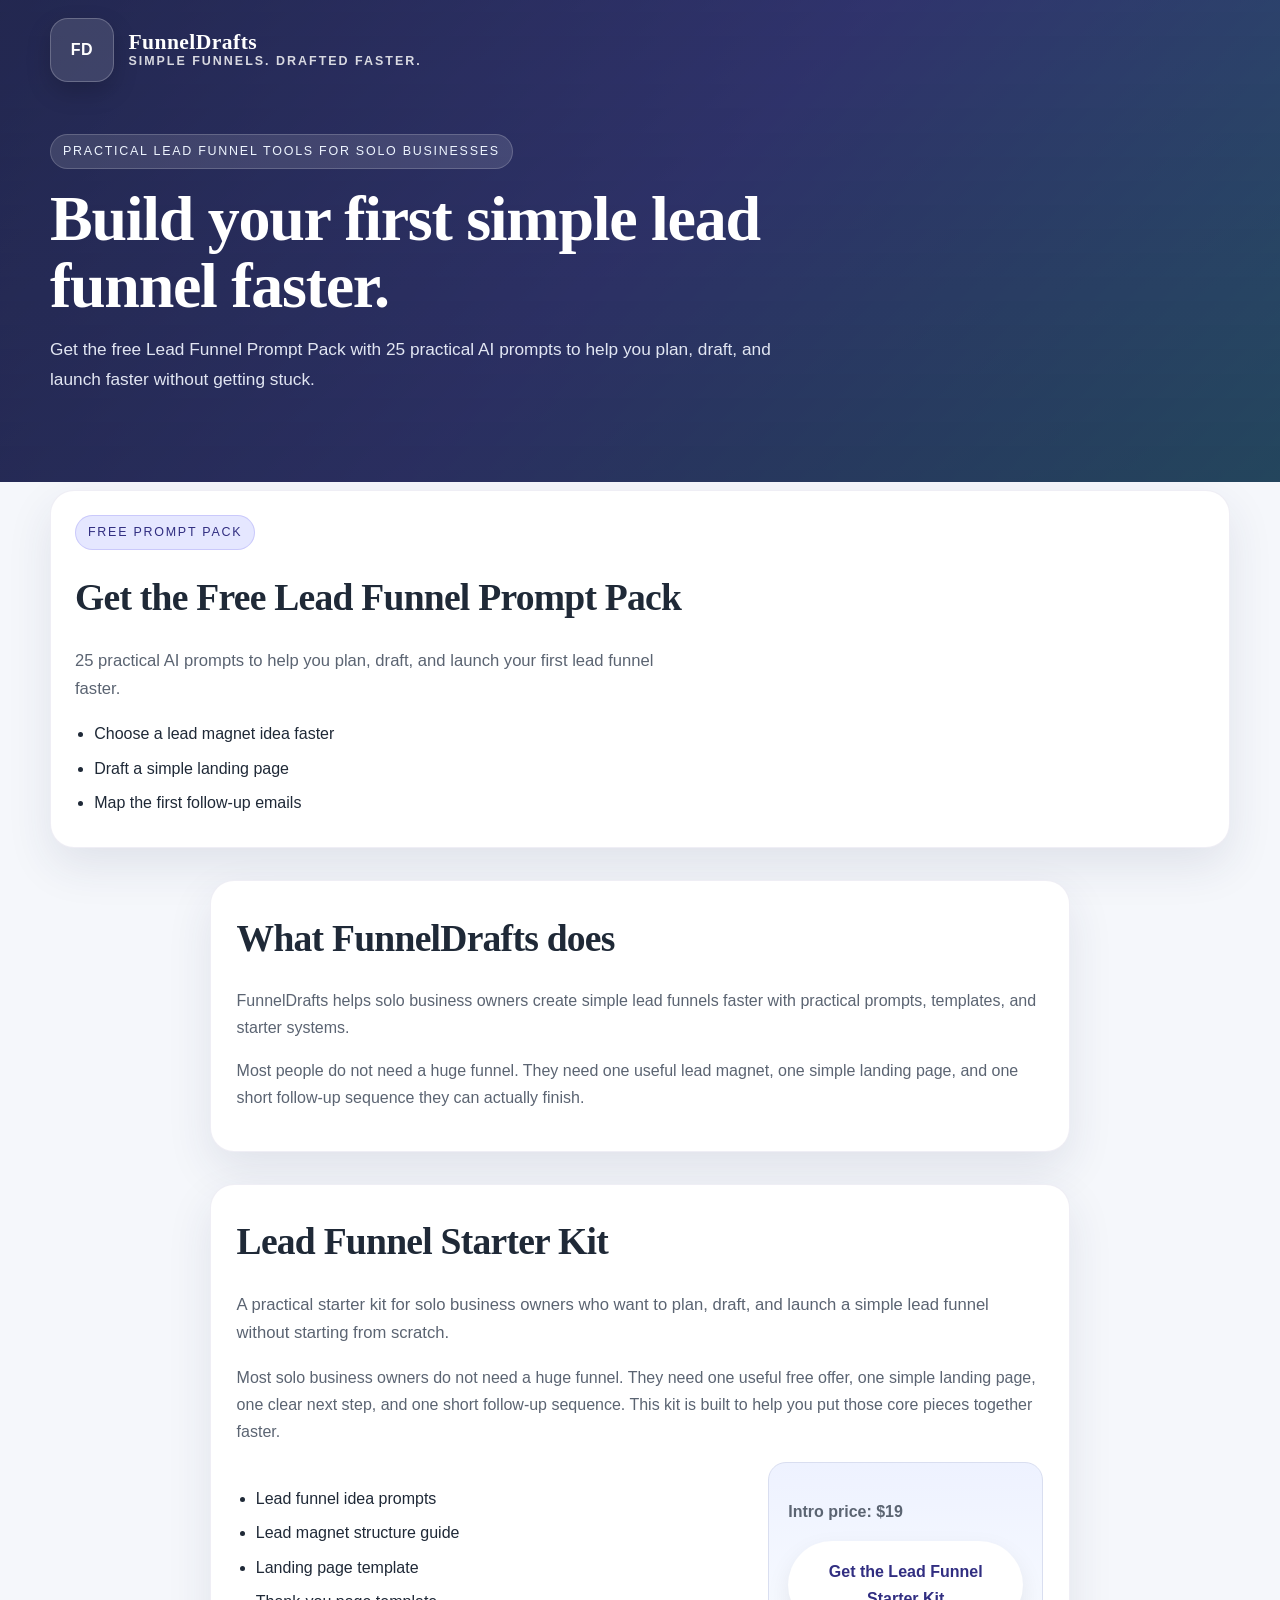
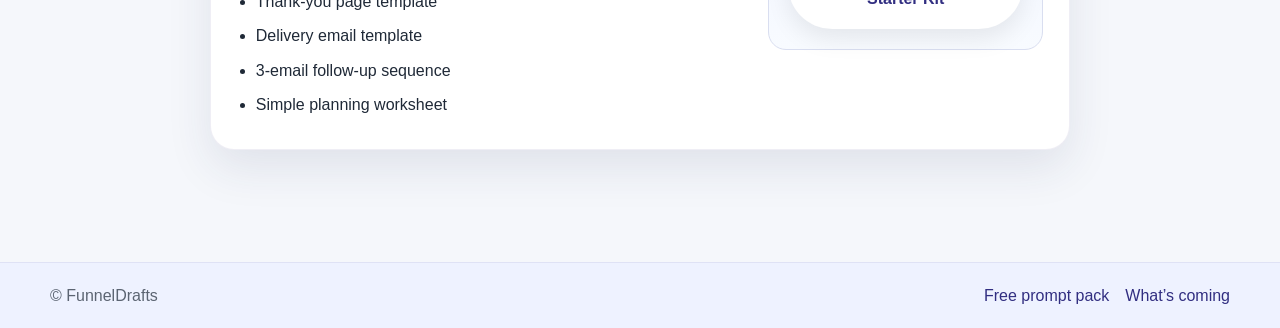
<file: index.html>
<!DOCTYPE html>
<html lang="en">
<head>
  <meta charset="UTF-8" />
  <meta name="viewport" content="width=device-width, initial-scale=1.0" />
  <title>FunnelDrafts | Simple lead funnel templates and prompts</title>
  <meta name="description" content="FunnelDrafts helps solo business owners build simple lead funnels faster with practical prompts, templates, and starter systems." />
  <link rel="stylesheet" href="styles.css" />
  <!-- MailerLite Universal -->
  <script>
      (function(w,d,e,u,f,l,n){w[f]=w[f]||function(){(w[f].q=w[f].q||[])
      .push(arguments);},l=d.createElement(e),l.async=1,l.src=u,
      n=d.getElementsByTagName(e)[0],n.parentNode.insertBefore(l,n);})
      (window,document,'script','https://assets.mailerlite.com/js/universal.js','ml');
      ml('account', '2225146');
  </script>
  <!-- End MailerLite Universal -->
</head>
<body>
  <header class="site-header">
    <div class="container">
      <div class="topbar">
        <a class="brand" href="index.html" aria-label="FunnelDrafts home">
          <span class="brand-mark">FD</span>
          <span class="brand-copy">
            <span class="brand-name">FunnelDrafts</span>
            <span class="brand-tag">Simple funnels. Drafted faster.</span>
          </span>
        </a>
      </div>

      <div class="hero">
        <span class="eyebrow">Practical lead funnel tools for solo businesses</span>
        <h1>Build your first simple lead funnel faster.</h1>
        <p class="hero-subtitle">Get the free Lead Funnel Prompt Pack with 25 practical AI prompts to help you plan, draft, and launch faster without getting stuck.</p>
      </div>
    </div>
  </header>

  <main class="page-shell">
    <div class="container">
      <section id="email" class="section top-capture-section">
        <div class="card email-capture-card compact-capture-card">
          <div class="email-capture-copy">
            <span class="eyebrow eyebrow-dark">Free prompt pack</span>
            <h2>Get the Free Lead Funnel Prompt Pack</h2>
            <p class="lead">25 practical AI prompts to help you plan, draft, and launch your first lead funnel faster.</p>
            <ul class="checklist">
              <li>Choose a lead magnet idea faster</li>
              <li>Draft a simple landing page</li>
              <li>Map the first follow-up emails</li>
            </ul>
          </div>
          <div class="email-capture-form">
            <div class="ml-embedded" data-form="gVtw3y"></div>
          </div>
        </div>
      </section>

      <section class="section narrow-section">
        <div class="card simple-copy-card">
          <h2>What FunnelDrafts does</h2>
          <p>FunnelDrafts helps solo business owners create simple lead funnels faster with practical prompts, templates, and starter systems.</p>
          <p>Most people do not need a huge funnel. They need one useful lead magnet, one simple landing page, and one short follow-up sequence they can actually finish.</p>
        </div>
      </section>

      <section id="offers" class="section narrow-section">
        <div class="card simple-copy-card">
          <h2>Lead Funnel Starter Kit</h2>
          <p class="lead">A practical starter kit for solo business owners who want to plan, draft, and launch a simple lead funnel without starting from scratch.</p>
          <p>Most solo business owners do not need a huge funnel. They need one useful free offer, one simple landing page, one clear next step, and one short follow-up sequence. This kit is built to help you put those core pieces together faster.</p>
          <div class="offer-layout">
            <ul class="checklist">
              <li>Lead funnel idea prompts</li>
              <li>Lead magnet structure guide</li>
              <li>Landing page template</li>
              <li>Thank-you page template</li>
              <li>Delivery email template</li>
              <li>3-email follow-up sequence</li>
              <li>Simple planning worksheet</li>
            </ul>
            <div class="offer-cta-box">
              <p><strong>Intro price: $19</strong></p>
              <a class="button large-button" href="https://buy.stripe.com/8x228rgigc4M5AXelC4Ja01">Get the Lead Funnel Starter Kit</a>
            </div>
          </div>
        </div>
      </section>
    </div>
  </main>

  <footer class="site-footer">
    <div class="container footer-wrap">
      <div>© FunnelDrafts</div>
      <div class="footer-links">
        <a href="#email">Free prompt pack</a>
        <a href="#offers">What’s coming</a>
      </div>
    </div>
  </footer>
</body>
</html>
</file>
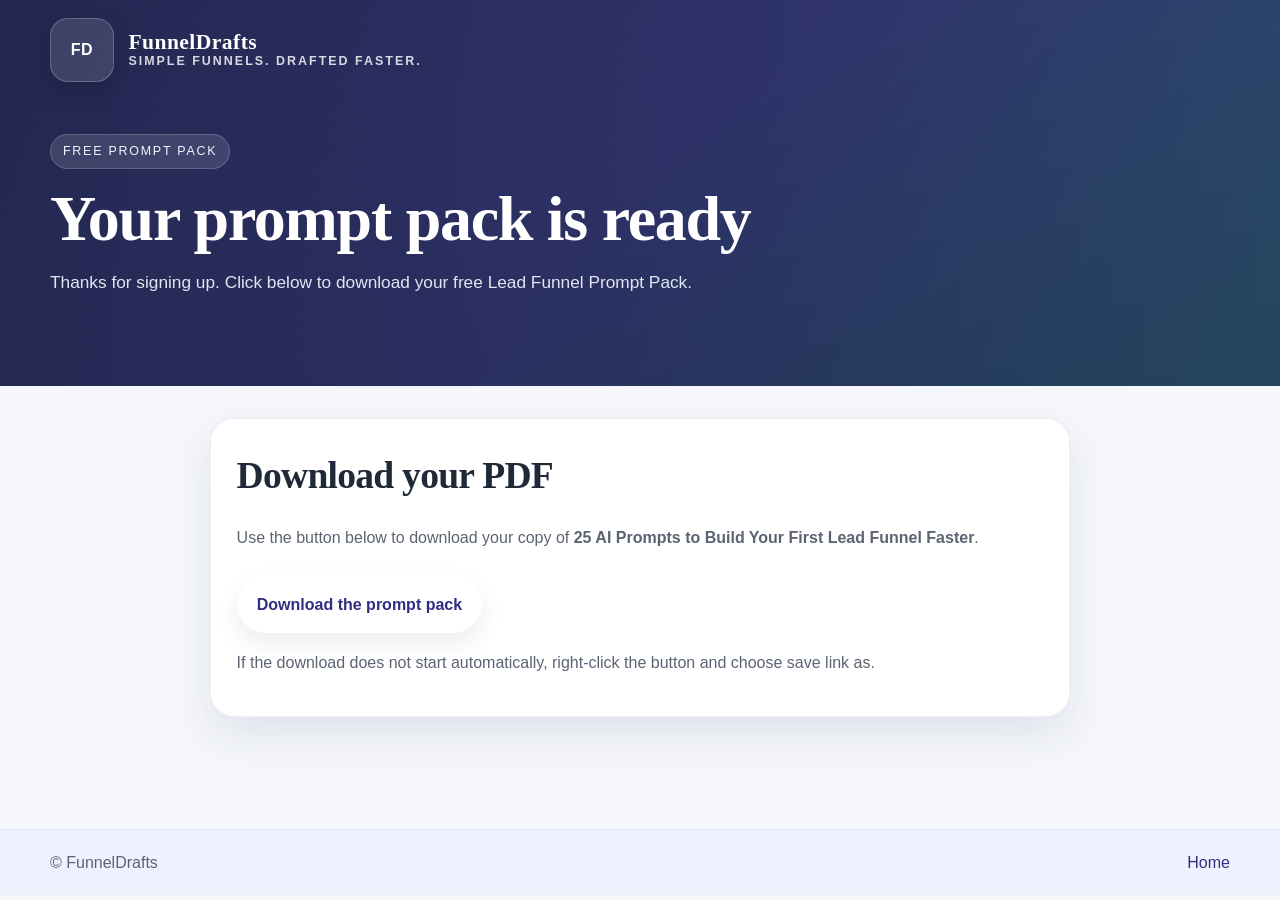
<file: prompt-pack-download.html>
<!DOCTYPE html>
<html lang="en">
<head>
  <meta charset="UTF-8" />
  <meta name="viewport" content="width=device-width, initial-scale=1.0" />
  <title>Download Your Prompt Pack | FunnelDrafts</title>
  <meta name="description" content="Download your free Lead Funnel Prompt Pack from FunnelDrafts." />
  <link rel="stylesheet" href="styles.css" />
</head>
<body>
  <header class="site-header">
    <div class="container">
      <div class="topbar">
        <a class="brand" href="index.html" aria-label="FunnelDrafts home">
          <span class="brand-mark">FD</span>
          <span class="brand-copy">
            <span class="brand-name">FunnelDrafts</span>
            <span class="brand-tag">Simple funnels. Drafted faster.</span>
          </span>
        </a>
      </div>

      <div class="hero">
        <span class="eyebrow">Free prompt pack</span>
        <h1>Your prompt pack is ready</h1>
        <p class="hero-subtitle">Thanks for signing up. Click below to download your free Lead Funnel Prompt Pack.</p>
      </div>
    </div>
  </header>

  <main class="page-shell">
    <div class="container narrow-section">
      <section class="section">
        <div class="card simple-copy-card">
          <h2>Download your PDF</h2>
          <p>Use the button below to download your copy of <strong>25 AI Prompts to Build Your First Lead Funnel Faster</strong>.</p>
          <div class="hero-actions">
            <a class="button" href="funneldrafts-free-prompt-pack.pdf">Download the prompt pack</a>
          </div>
          <p class="small-note">If the download does not start automatically, right-click the button and choose save link as.</p>
        </div>
      </section>
    </div>
  </main>

  <footer class="site-footer">
    <div class="container footer-wrap">
      <div>© FunnelDrafts</div>
      <div class="footer-links">
        <a href="index.html">Home</a>
      </div>
    </div>
  </footer>
</body>
</html>
</file>
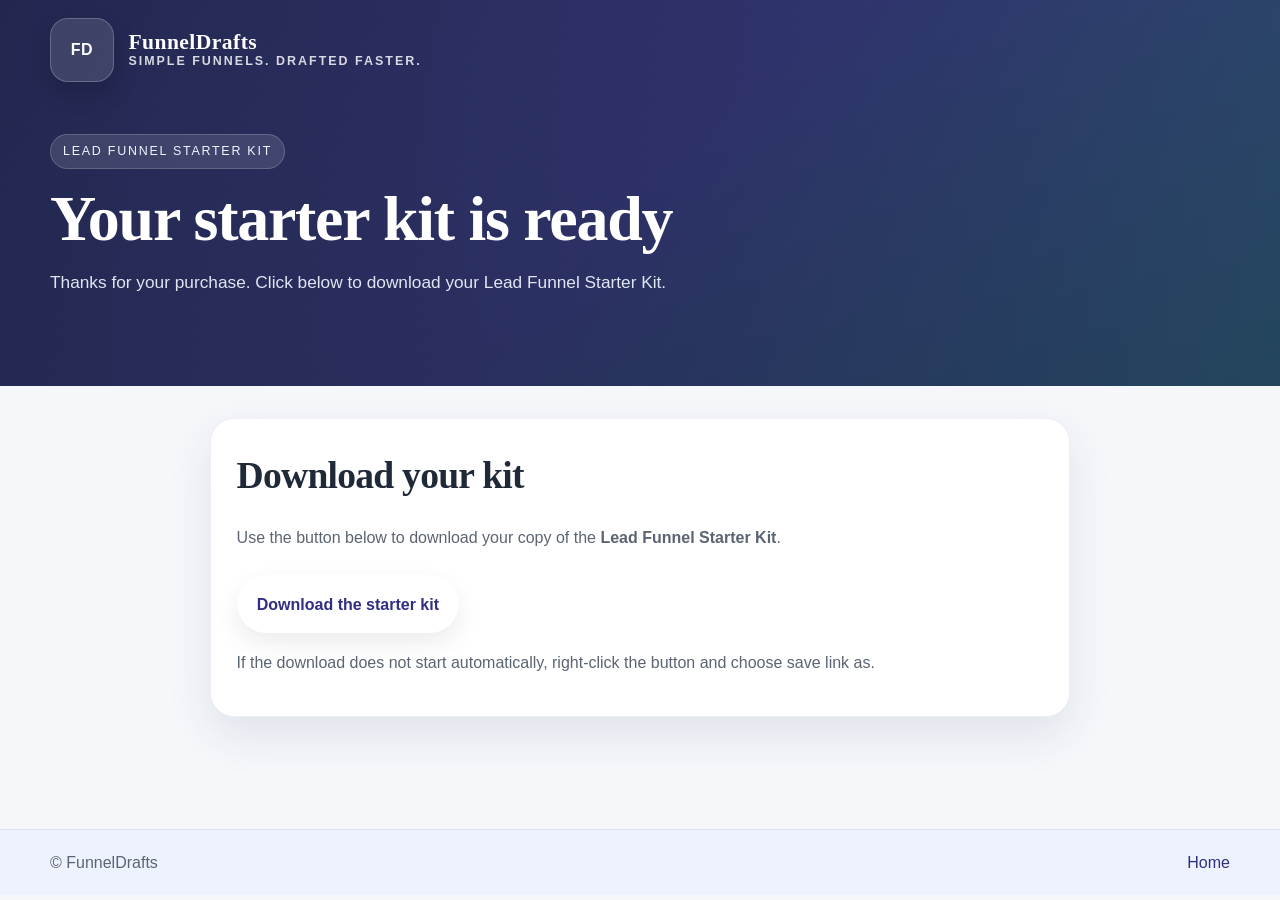
<file: starter-kit-access.html>
<!DOCTYPE html>
<html lang="en">
<head>
  <meta charset="UTF-8" />
  <meta name="viewport" content="width=device-width, initial-scale=1.0" />
  <title>Access Your Starter Kit | FunnelDrafts</title>
  <meta name="description" content="Download your Lead Funnel Starter Kit from FunnelDrafts." />
  <link rel="stylesheet" href="styles.css" />
</head>
<body>
  <header class="site-header">
    <div class="container">
      <div class="topbar">
        <a class="brand" href="index.html" aria-label="FunnelDrafts home">
          <span class="brand-mark">FD</span>
          <span class="brand-copy">
            <span class="brand-name">FunnelDrafts</span>
            <span class="brand-tag">Simple funnels. Drafted faster.</span>
          </span>
        </a>
      </div>

      <div class="hero">
        <span class="eyebrow">Lead Funnel Starter Kit</span>
        <h1>Your starter kit is ready</h1>
        <p class="hero-subtitle">Thanks for your purchase. Click below to download your Lead Funnel Starter Kit.</p>
      </div>
    </div>
  </header>

  <main class="page-shell">
    <div class="container narrow-section">
      <section class="section">
        <div class="card simple-copy-card">
          <h2>Download your kit</h2>
          <p>Use the button below to download your copy of the <strong>Lead Funnel Starter Kit</strong>.</p>
          <div class="hero-actions">
            <a class="button" href="lead-funnel-starter-kit-v1.pdf">Download the starter kit</a>
          </div>
          <p class="small-note">If the download does not start automatically, right-click the button and choose save link as.</p>
        </div>
      </section>
    </div>
  </main>

  <footer class="site-footer">
    <div class="container footer-wrap">
      <div>© FunnelDrafts</div>
      <div class="footer-links">
        <a href="index.html">Home</a>
      </div>
    </div>
  </footer>
</body>
</html>
</file>
<file: styles.css>
:root {
  --bg: #f5f7fb;
  --surface: #ffffff;
  --surface-2: #edf2ff;
  --surface-3: rgba(255, 255, 255, 0.82);
  --text: #1f2937;
  --muted: #5b6472;
  --primary: #4f46e5;
  --primary-dark: #312e81;
  --primary-soft: #e5e7ff;
  --accent: #06b6d4;
  --border: #d9def0;
  --shadow: 0 18px 45px rgba(35, 50, 85, 0.1);
}

* { box-sizing: border-box; }
html { scroll-behavior: smooth; }
body {
  margin: 0;
  font-family: Arial, Helvetica, sans-serif;
  background: var(--bg);
  color: var(--text);
  line-height: 1.7;
}

a { color: var(--primary-dark); text-decoration: none; }
a:hover { text-decoration: underline; }

.container {
  width: min(1180px, calc(100% - 2rem));
  margin: 0 auto;
}

.site-header {
  position: relative;
  color: white;
  padding: 1.1rem 0 4.5rem;
  background:
    linear-gradient(rgba(24, 32, 56, 0.7), rgba(24, 32, 56, 0.78)),
    linear-gradient(135deg, rgba(49, 46, 129, 0.95), rgba(79, 70, 229, 0.85), rgba(6, 182, 212, 0.7));
}

.topbar {
  display: flex;
  justify-content: space-between;
  align-items: center;
  gap: 1rem;
  flex-wrap: wrap;
}

.brand {
  display: inline-flex;
  align-items: center;
  gap: 0.9rem;
  color: white;
  font-weight: 700;
}

.brand-mark {
  width: 64px;
  height: 64px;
  border-radius: 18px;
  display: grid;
  place-items: center;
  font-weight: 800;
  letter-spacing: 0.04em;
  background: rgba(255,255,255,0.12);
  border: 1px solid rgba(255,255,255,0.22);
  box-shadow: 0 10px 24px rgba(0,0,0,0.18);
}

.brand-copy {
  display: flex;
  flex-direction: column;
  line-height: 1.1;
}

.brand-name {
  font-family: Georgia, 'Times New Roman', serif;
  font-size: 1.35rem;
  letter-spacing: 0.02em;
}

.brand-tag {
  font-size: 0.78rem;
  text-transform: uppercase;
  letter-spacing: 0.16em;
  opacity: 0.82;
}

.nav {
  display: flex;
  gap: 1rem;
  flex-wrap: wrap;
}

.nav a {
  color: rgba(255,255,255,0.95);
  padding: 0.45rem 0.65rem;
  border-radius: 999px;
}

.nav a:hover {
  text-decoration: none;
  background: rgba(255,255,255,0.1);
}

.hero {
  padding: 3.25rem 0 0;
  max-width: 760px;
}

.eyebrow {
  display: inline-block;
  margin-bottom: 1rem;
  padding: 0.38rem 0.75rem;
  border-radius: 999px;
  background: rgba(255,255,255,0.12);
  border: 1px solid rgba(255,255,255,0.18);
  color: #eef5ff;
  font-size: 0.78rem;
  letter-spacing: 0.14em;
  text-transform: uppercase;
}

.eyebrow-dark {
  background: var(--primary-soft);
  color: var(--primary-dark);
  border-color: rgba(79, 70, 229, 0.18);
}

.hero h1,
.section h2,
.card h2,
.card h3 {
  font-family: Georgia, 'Times New Roman', serif;
  letter-spacing: -0.02em;
}

.hero h1 {
  font-size: clamp(2.6rem, 5vw, 4.5rem);
  line-height: 1.05;
  margin: 0 0 1rem;
}

.hero p {
  max-width: 740px;
  margin: 0 0 1rem;
  font-size: 1.08rem;
  color: rgba(241, 245, 255, 0.92);
}

.hero-subtitle {
  font-size: 1.16rem;
  color: #eef5ff;
  margin-bottom: 1rem;
}

.hero-panel {
  margin-top: 2rem;
  display: inline-block;
  padding: 1rem 1.15rem;
  background: rgba(255,255,255,0.12);
  border: 1px solid rgba(255,255,255,0.16);
  border-radius: 18px;
  backdrop-filter: blur(8px);
}

.hero-actions {
  display: flex;
  gap: 0.75rem;
  flex-wrap: wrap;
  margin-top: 1.5rem;
}

.button {
  display: inline-block;
  background: var(--surface);
  color: var(--primary-dark);
  border: 1px solid rgba(255,255,255,0.6);
  padding: 0.9rem 1.2rem;
  border-radius: 999px;
  font-weight: 700;
  box-shadow: 0 10px 24px rgba(0,0,0,0.08);
}

.button:hover {
  text-decoration: none;
  transform: translateY(-1px);
}

.button.secondary {
  background: transparent;
  color: white;
  border-color: rgba(255,255,255,0.35);
}

main { padding: 2.5rem 0 5rem; }
.page-shell { margin-top: -2.5rem; }

.grid {
  display: grid;
  grid-template-columns: repeat(auto-fit, minmax(240px, 1fr));
  gap: 1.25rem;
}

.stat-grid {
  display: grid;
  grid-template-columns: repeat(auto-fit, minmax(180px, 1fr));
  gap: 1rem;
}

.stat {
  background: var(--surface);
  border: 1px solid rgba(49, 46, 129, 0.08);
  border-radius: 22px;
  padding: 1.2rem;
  box-shadow: var(--shadow);
}

.stat-label {
  color: var(--muted);
  font-size: 0.9rem;
  text-transform: uppercase;
  letter-spacing: 0.08em;
}

.stat-value {
  margin-top: 0.35rem;
  font-size: 1.3rem;
  font-weight: 700;
  color: var(--primary-dark);
}

.card {
  background: var(--surface);
  border: 1px solid rgba(49, 46, 129, 0.08);
  border-radius: 24px;
  padding: 1.5rem;
  box-shadow: var(--shadow);
}

.card h2, .card h3 { margin-top: 0; }
.card p { color: var(--muted); }

.feature-card {
  background: linear-gradient(180deg, rgba(255,255,255,0.98), rgba(237,242,255,0.95));
}

.section { margin: 2rem 0; }
.section h2 { margin-bottom: 0.75rem; font-size: clamp(1.7rem, 3vw, 2.35rem); }
.lead { color: var(--muted); max-width: 850px; font-size: 1.04rem; }
.small-note, .muted { color: var(--muted); }

.top-capture-section {
  margin-top: 0.5rem;
}

.narrow-section {
  max-width: 860px;
  margin-left: auto;
  margin-right: auto;
}

.simple-copy-card {
  padding: 1.6rem 1.6rem 1.45rem;
}

.compact-capture-card {
  align-items: start;
}

.offer-layout {
  display: grid;
  grid-template-columns: 1.3fr 0.7fr;
  gap: 1.25rem;
  align-items: start;
  margin-top: 1rem;
}

.offer-cta-box {
  background: linear-gradient(180deg, #eef2ff, #f8fbff);
  border: 1px solid var(--border);
  border-radius: 18px;
  padding: 1.2rem;
}

.large-button {
  width: 100%;
  text-align: center;
  padding: 1rem 1.15rem;
  font-size: 1rem;
}

.checklist {
  margin: 1rem 0 0;
  padding-left: 1.2rem;
}

.checklist li {
  margin: 0.45rem 0;
}

.email-capture-card {
  display: grid;
  grid-template-columns: 1.1fr 0.9fr;
  gap: 1.25rem;
  align-items: center;
}

.placeholder-form {
  min-height: 100%;
}

.placeholder-box {
  min-height: 220px;
  border: 2px dashed var(--border);
  border-radius: 20px;
  display: grid;
  place-items: center;
  text-align: center;
  padding: 1.5rem;
  background: linear-gradient(180deg, #fafbff, #eef2ff);
  color: var(--muted);
}

.site-footer {
  border-top: 1px solid rgba(49, 46, 129, 0.08);
  background: #eef2ff;
  color: var(--muted);
}

.footer-wrap {
  padding: 1.2rem 0;
  display: flex;
  justify-content: space-between;
  gap: 1rem;
  flex-wrap: wrap;
}

.footer-links {
  display: flex;
  gap: 1rem;
  flex-wrap: wrap;
}

@media (max-width: 780px) {
  .email-capture-card,
  .offer-layout {
    grid-template-columns: 1fr;
  }

  .hero {
    padding-top: 3rem;
  }
}
</file>
